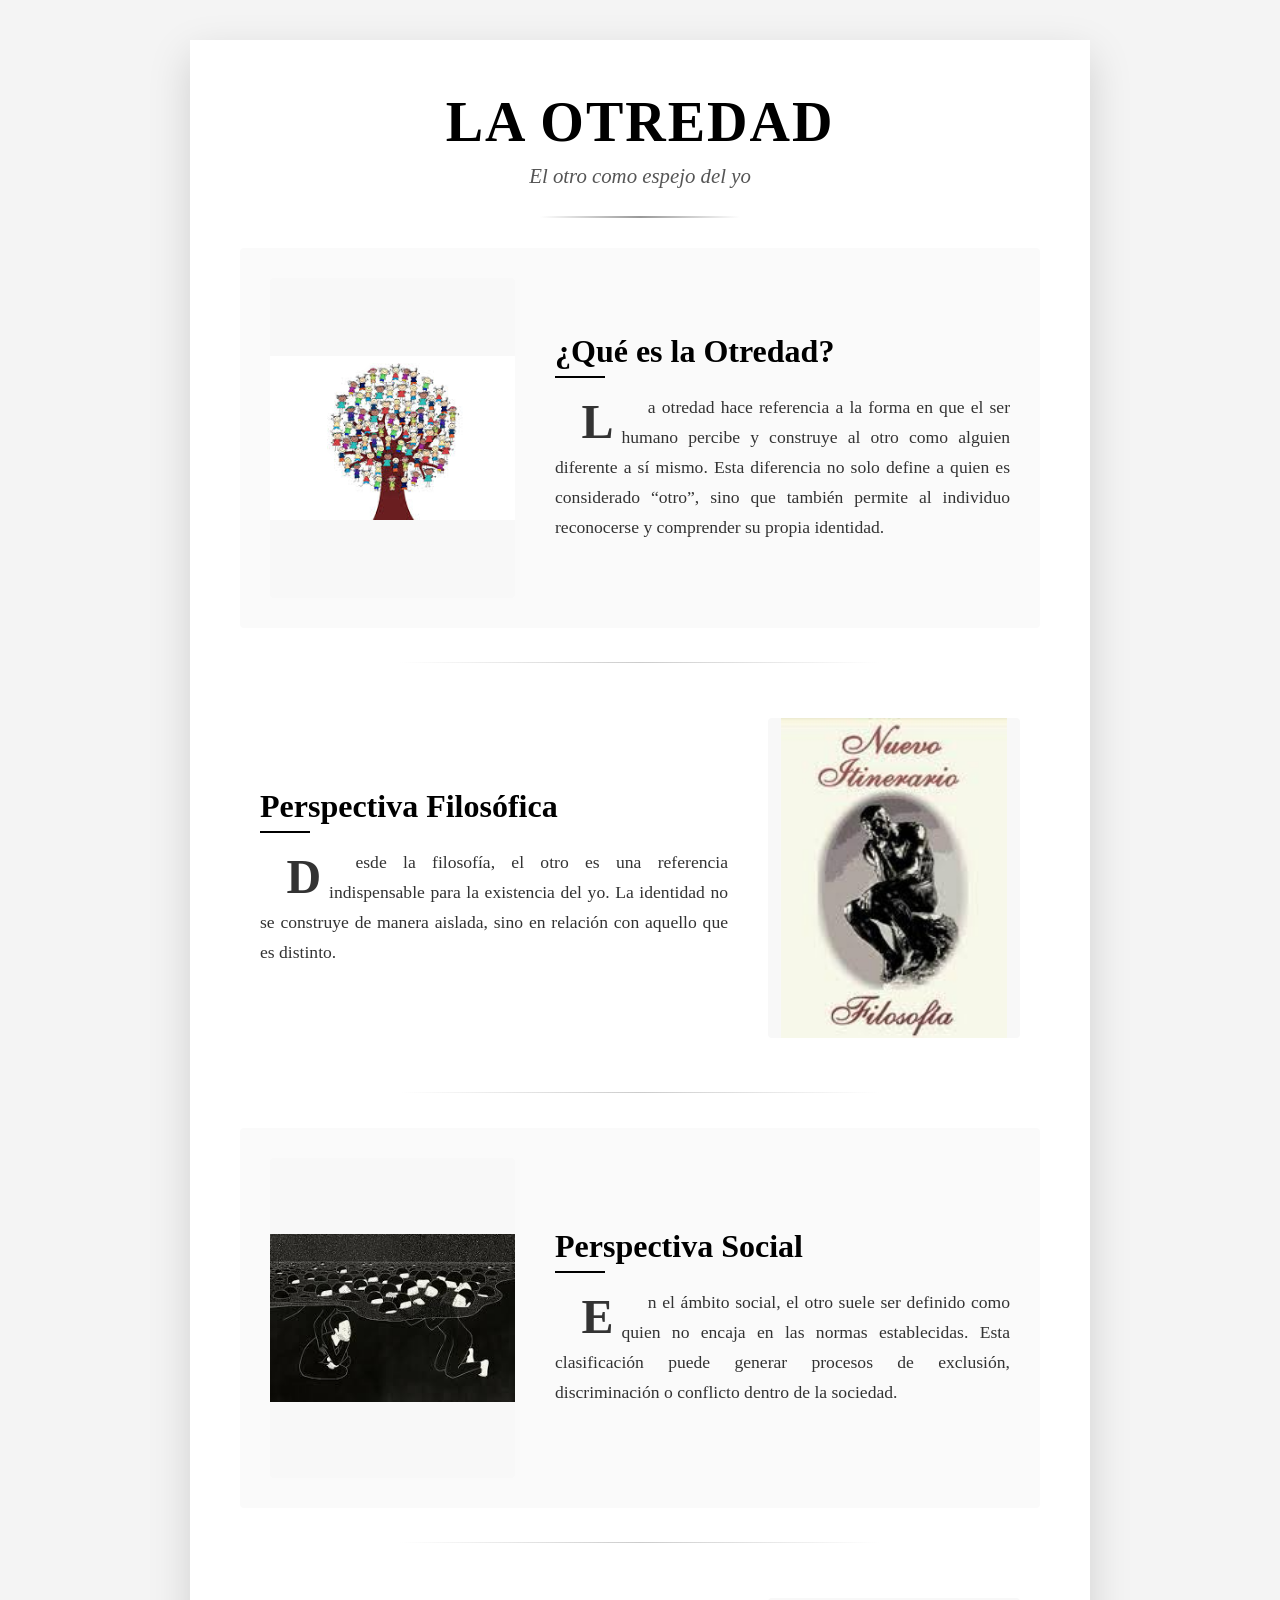
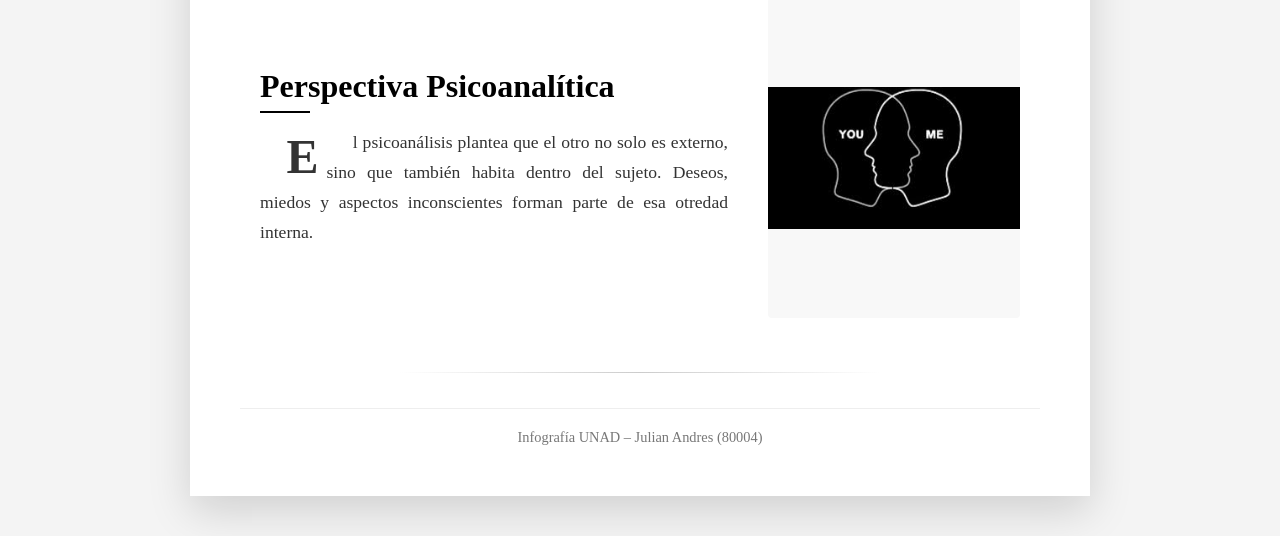
<file: index.html>
<!DOCTYPE html>
<html lang="es">
<head>
    <meta charset="UTF-8">
    <title>La Otredad</title>
    <link rel="stylesheet" href="styles.css">
</head>
<body oncontextmenu="return false">

<div class="poster">

    <header class="header">
        <h1>LA OTREDAD</h1>
        <p>El otro como espejo del yo</p>
    </header>

    <section class="block">
        <div class="image-placeholder">
            <img src="imagenes/001.jpg" alt="Otredad filosófica">
        </div>
        <div class="text">
            <h2>¿Qué es la Otredad?</h2>
            <p>
                La otredad hace referencia a la forma en que el ser humano percibe y
                construye al otro como alguien diferente a sí mismo. Esta diferencia
                no solo define a quien es considerado “otro”, sino que también permite
                al individuo reconocerse y comprender su propia identidad.
            </p>
        </div>
    </section>

    <section class="block reverse">
        <div class="image-placeholder">
            <img src="imagenes/002.jpg" alt="Otredad filosófica">
        </div>
        <div class="text">
            <h2>Perspectiva Filosófica</h2>
            <p>
                Desde la filosofía, el otro es una referencia indispensable para la
                existencia del yo. La identidad no se construye de manera aislada,
                sino en relación con aquello que es distinto.
            </p>
        </div>
    </section>

    <section class="block">
        <div class="image-placeholder">
            <img src="imagenes/003.jpg" alt="Otredad filosófica">
        </div>
        <div class="text">
            <h2>Perspectiva Social</h2>
            <p>
                En el ámbito social, el otro suele ser definido como quien no encaja
                en las normas establecidas. Esta clasificación puede generar procesos
                de exclusión, discriminación o conflicto dentro de la sociedad.
            </p>
        </div>
    </section>

    <section class="block reverse">
        <div class="image-placeholder">
            <img src="imagenes/004.jpg" alt="Otredad filosófica">
        </div>
        <div class="text">
            <h2>Perspectiva Psicoanalítica</h2>
            <p>
                El psicoanálisis plantea que el otro no solo es externo, sino que
                también habita dentro del sujeto. Deseos, miedos y aspectos
                inconscientes forman parte de esa otredad interna.
            </p>
        </div>
    </section>

    <footer class="footer">
        <p>Infografía UNAD – Julian Andres (80004)</p>
    </footer>

</div>

<script>
// Animación al hacer scroll
document.addEventListener('DOMContentLoaded', function() {
    const blocks = document.querySelectorAll('.block');
    
    const observer = new IntersectionObserver((entries) => {
        entries.forEach(entry => {
            if (entry.isIntersecting) {
                entry.target.classList.add('visible');
            }
        });
    }, {
        threshold: 0.1,
        rootMargin: '0px 0px -50px 0px'
    });
    
    blocks.forEach(block => {
        observer.observe(block);
    });
    
    // Añadir clase visible a los primeros elementos para que aparezcan inmediatamente
    setTimeout(() => {
        document.querySelector('.header').classList.add('visible');
        if (blocks.length > 0) blocks[0].classList.add('visible');
    }, 100);
});
</script>

</body>
</html>
</file>
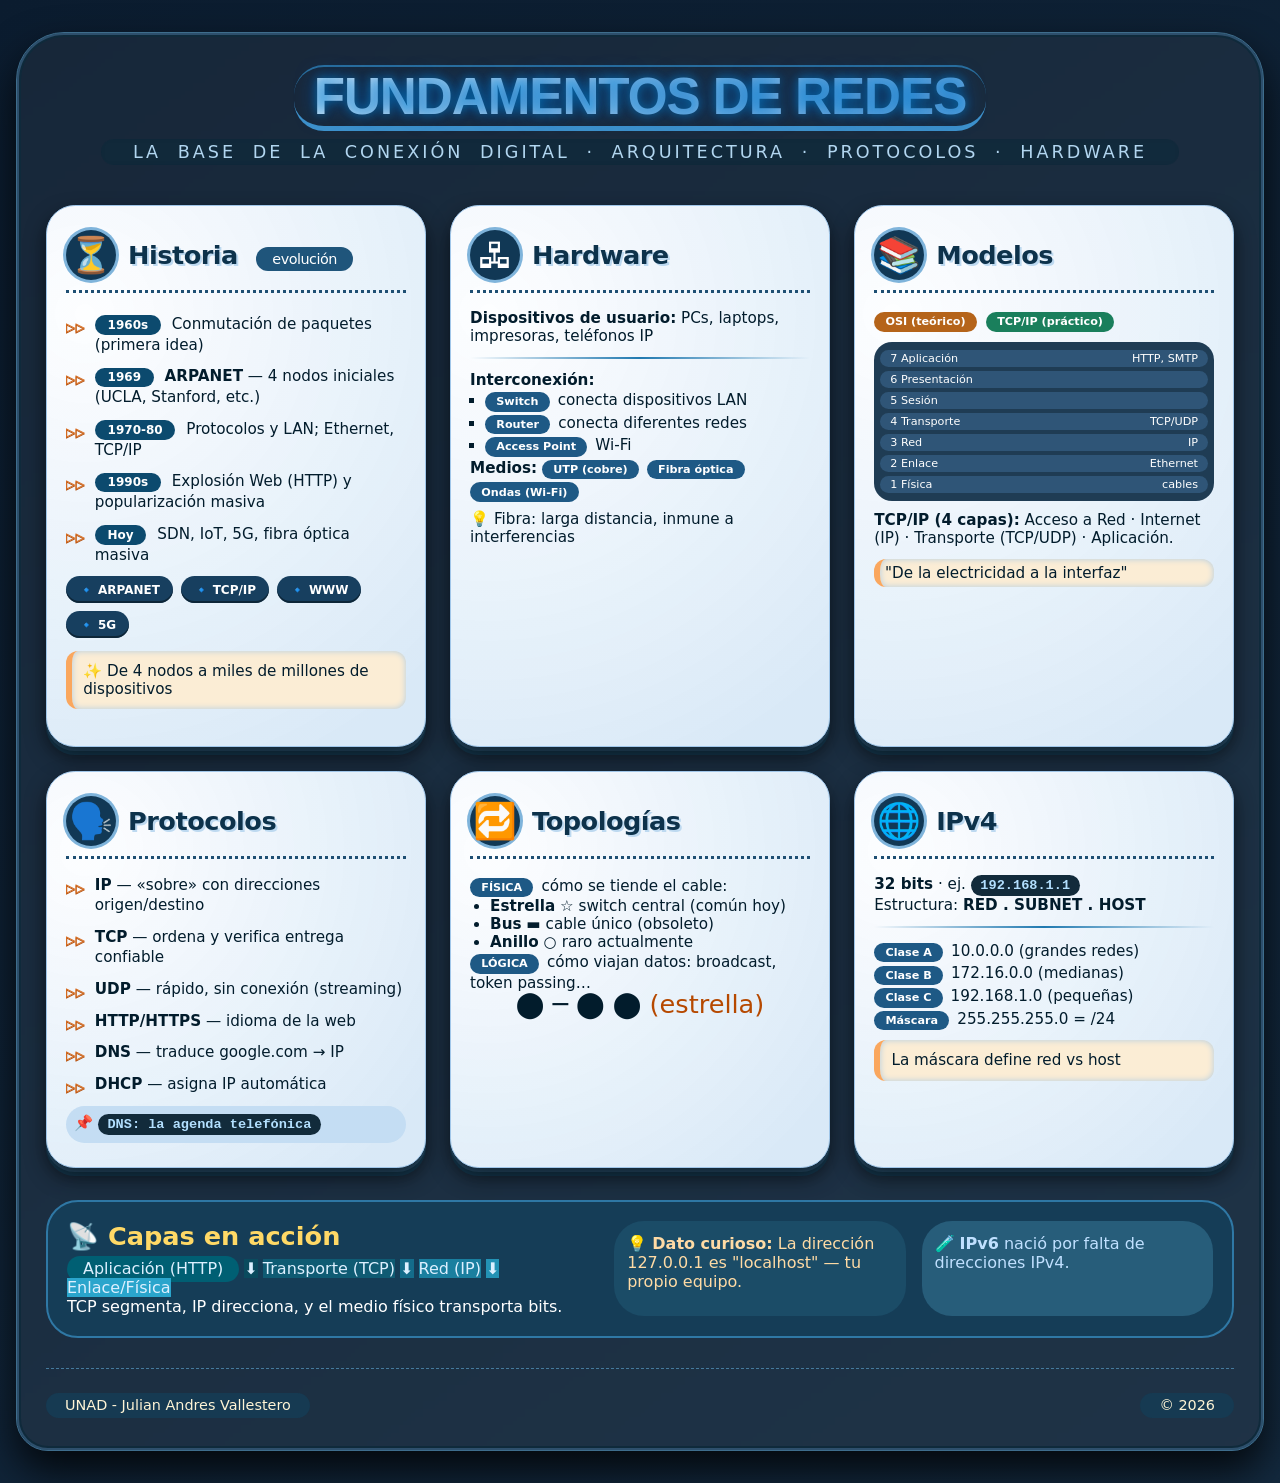
<file: infografia redes y comunicaciones.html>
<!DOCTYPE html>
<html lang="es">
<head>
    <meta charset="UTF-8">
    <meta name="viewport" content="width=device-width, initial-scale=1.0">
    <title>Infografía: Fundamentos de Redes</title>
    <style>
        * {
            margin: 0;
            padding: 0;
            box-sizing: border-box;
            font-family: 'Segoe UI', Roboto, system-ui, -apple-system, sans-serif;
        }

        body {
            background: linear-gradient(145deg, #0b1c2f 0%, #13293e 100%);
            min-height: 100vh;
            display: flex;
            flex-direction: column;
            align-items: center;
            padding: 2rem 1rem;
        }

        /* contenedor infografía: */
        .infografia {
            max-width: 1300px;
            width: 100%;
            background: rgba(255,255,255,0.05);
            backdrop-filter: blur(2px);
            border-radius: 3rem 3rem 2rem 2rem;
            padding: 2rem 1.8rem;
            box-shadow: 0 20px 40px rgba(0,0,0,0.8), 0 0 0 2px #2d4f6c inset, 0 0 0 4px #0f2a3b inset;
            border: 1px solid #3e6d8c;
        }

        /* título principal con estilo infográfico */
        .titulo-principal {
            text-align: center;
            margin-bottom: 2.5rem;
            position: relative;
        }
        .titulo-principal h1 {
            font-size: 3.2rem;
            font-weight: 800;
            letter-spacing: -0.02em;
            background: linear-gradient(135deg, #f0f9ff, #9fc5e8, #6fa8dc);
            -webkit-background-clip: text;
            background-clip: text;
            color: transparent;
            text-shadow: 0 0 10px #00a6ff70, 0 0 20px #004e9e;
            text-transform: uppercase;
            display: inline-block;
            padding: 0 20px;
            border-bottom: 5px solid #3e92cc;
            border-top: 2px solid #2a6f9e;
            border-radius: 30px;
            font-family: 'Trebuchet MS', 'Segoe UI', sans-serif;
        }
        .titulo-principal .subhead {
            color: #b2d6f0;
            font-size: 1.1rem;
            letter-spacing: 3px;
            word-spacing: 8px;
            margin-top: 8px;
            font-weight: 300;
            text-transform: uppercase;
            background: #0b2637b0;
            display: inline-block;
            padding: 0.2rem 2rem;
            border-radius: 40px;
            backdrop-filter: blur(4px);
        }

        /* grilla de secciones (formato infografía tipo bloque) */
        .grid-infografia {
            display: grid;
            grid-template-columns: repeat(3, 1fr);
            gap: 1.5rem;
        }

        /* tarjetas/secciones */
        .card {
            background: #eef5fc;
            background-image: radial-gradient(circle at 10% 20%, rgba(255, 255, 255, 0.9) 0%, #d9e9f7 90%);
            border-radius: 1.8rem;
            padding: 1.5rem 1.2rem;
            box-shadow: 0 10px 20px rgba(0, 0, 0, 0.6), 0 4px 0 0 #2c5777, 0 8px 0 0 #173e57;
            border: 1px solid #a0c6e9;
            transition: transform 0.1s ease;
            display: flex;
            flex-direction: column;
        }

        .card:hover {
            transform: translateY(-3px);
            box-shadow: 0 14px 25px rgba(0, 0, 0, 0.7), 0 4px 0 0 #2c5777, 0 8px 0 0 #173e57;
        }

        /* encabezado de sección */
        .card-header {
            display: flex;
            align-items: center;
            gap: 12px;
            margin-bottom: 1rem;
            border-bottom: 3px dotted #1e4f73;
            padding-bottom: 0.6rem;
        }
        .card-header .icono {
            font-size: 2.2rem;
            background: #113855;
            color: white;
            width: 50px;
            height: 50px;
            border-radius: 50%;
            display: flex;
            align-items: center;
            justify-content: center;
            box-shadow: 0 0 0 3px #7fb4db;
        }
        .card-header h2 {
            font-size: 1.6rem;
            font-weight: 700;
            color: #0d324b;
            text-shadow: 2px 2px 0 #bdd9f0;
            letter-spacing: -0.5px;
            line-height: 1.2;
        }
        .card-header h2 span {
            font-size: 0.9rem;
            background: #1f557b;
            color: white;
            padding: 0.2rem 1rem;
            border-radius: 30px;
            margin-left: 10px;
            font-weight: 400;
            text-shadow: none;
            display: inline-block;
        }

        /* contenido */
        .card-content {
            flex: 1;
            font-size: 0.95rem;
            color: #021c2c;
        }

        /* listas con viñetas custom */
        ul.lista-infografia {
            list-style: none;
            margin-top: 5px;
        }
        ul.lista-infografia li {
            margin-bottom: 0.7rem;
            padding-left: 1.8rem;
            position: relative;
            font-weight: 500;
            line-height: 1.35;
        }
        ul.lista-infografia li::before {
            content: "▹▹";
            position: absolute;
            left: 0;
            color: #d66b1f;
            font-size: 1.2rem;
            font-weight: bold;
            text-shadow: 0 1px 0 #b24e0a;
        }

        /* bullet para listas dentro de texto */
        .mini-bullet {
            display: inline-block;
            background: #0c4a6e;
            color: white;
            border-radius: 20px;
            padding: 0.1rem 0.8rem;
            font-size: 0.75rem;
            font-weight: 600;
            margin-right: 6px;
        }

        .badge {
            background: #1e5985;
            color: white;
            font-weight: 600;
            padding: 0.2rem 0.7rem;
            border-radius: 30px;
            font-size: 0.7rem;
            display: inline-block;
            margin: 0.2rem 0.2rem 0 0;
        }

        .destaque {
            background: #fbedd5;
            border-left: 6px solid #faa75e;
            padding: 0.7rem;
            border-radius: 12px;
            margin: 0.8rem 0;
            font-weight: 500;
            box-shadow: inset 0 0 6px #afcbe3;
        }

        hr.sep {
            border: 0;
            height: 2px;
            background: linear-gradient(90deg, transparent, #2079b0, transparent);
            margin: 12px 0;
        }

        /* código / direcciones IP ficticias */
        .code-like {
            font-family: 'Courier New', monospace;
            background: #122b3b;
            color: #b3e0ff;
            padding: 0.2rem 0.6rem;
            border-radius: 12px;
            font-weight: 600;
            font-size: 0.85rem;
            display: inline-block;
        }

        /* sexta sección puede ocupar 2 columnas */
        .span-2 {
            grid-column: span 2;
        }
        .span-full {
            grid-column: 1 / -1;
        }

        /* ajustes responsivos */
        @media (max-width: 900px) {
            .grid-infografia {
                grid-template-columns: repeat(2, 1fr);
            }
        }
        @media (max-width: 600px) {
            .grid-infografia {
                grid-template-columns: 1fr;
            }
            .titulo-principal h1 { font-size: 2.2rem; }
        }

        /* línea de tiempo mini para historia */
        .timeline {
            display: flex;
            flex-wrap: wrap;
            gap: 8px;
            margin-top: 10px;
        }
        .timeline-item {
            background: #173f5f;
            color: white;
            padding: 0.4rem 0.8rem;
            border-radius: 40px;
            font-size: 0.75rem;
            font-weight: 600;
            box-shadow: inset 0 -2px 0 #0d2638;
        }

        /* capas osi ejemplo gráfico simplificado */
        .capas-mini {
            display: flex;
            flex-direction: column;
            background: #1f3c54;
            border-radius: 18px;
            padding: 6px;
            margin: 10px 0;
        }
        .capa-row {
            display: flex;
            background: #2f5577;
            margin: 2px 0;
            border-radius: 30px;
            color: white;
            padding: 2px 10px;
            justify-content: space-between;
            font-size: 0.7rem;
            font-weight: 500;
        }

        /* pequeño script para actualizar */
        .footer-note {
            margin-top: 30px;
            color: #b6d4f0;
            text-align: center;
            font-size: 0.9rem;
            border-top: 1px dashed #457a9d;
            padding-top: 1.5rem;
            display: flex;
            justify-content: space-between;
            flex-wrap: wrap;
        }
        .glow {
            color: #fff5d6;
            background: #163a52;
            padding: 0.3rem 1.2rem;
            border-radius: 30px;
        }
    </style>
</head>
<body>
    <div class="infografia">
        <div class="titulo-principal">
            <h1>Fundamentos de Redes</h1>
            <div class="subhead">la base de la conexión digital · arquitectura · protocolos · hardware</div>
        </div>

        <!-- GRID INFOGRAFÍA: 6 secciones + 1 extra integrada -->
        <div class="grid-infografia" id="infografiaGrid">
            <!-- Sección 1: Historia -->
            <div class="card">
                <div class="card-header">
                    <div class="icono">⏳</div>
                    <h2>Historia <span>evolución</span></h2>
                </div>
                <div class="card-content">
                    <ul class="lista-infografia">
                        <li><span class="mini-bullet">1960s</span> Conmutación de paquetes (primera idea)</li>
                        <li><span class="mini-bullet">1969</span> <strong>ARPANET</strong> — 4 nodos iniciales (UCLA, Stanford, etc.)</li>
                        <li><span class="mini-bullet">1970-80</span> Protocolos y LAN; Ethernet, TCP/IP</li>
                        <li><span class="mini-bullet">1990s</span> Explosión Web (HTTP) y popularización masiva</li>
                        <li><span class="mini-bullet">Hoy</span> SDN, IoT, 5G, fibra óptica masiva</li>
                    </ul>
                    <div class="timeline">
                        <span class="timeline-item">🔹 ARPANET</span>
                        <span class="timeline-item">🔹 TCP/IP</span>
                        <span class="timeline-item">🔹 WWW</span>
                        <span class="timeline-item">🔹 5G</span>
                    </div>
                    <div class="destaque">✨ De 4 nodos a miles de millones de dispositivos</div>
                </div>
            </div>

            <!-- Sección 2: Componentes (Hardware) -->
            <div class="card">
                <div class="card-header">
                    <div class="icono">🖧</div>
                    <h2>Hardware</h2>
                </div>
                <div class="card-content">
                    <strong>Dispositivos de usuario:</strong> PCs, laptops, impresoras, teléfonos IP<br>
                    <hr class="sep">
                    <strong>Interconexión:</strong>
                    <ul style="margin-left: 15px; list-style-type: square;">
                        <li><span class="badge">Switch</span> conecta dispositivos LAN</li>
                        <li><span class="badge">Router</span> conecta diferentes redes</li>
                        <li><span class="badge">Access Point</span> Wi-Fi</li>
                    </ul>
                    <strong>Medios:</strong> 
                    <span class="badge">UTP (cobre)</span> <span class="badge">Fibra óptica</span> <span class="badge">Ondas (Wi-Fi)</span>
                    <div style="margin-top: 8px;">💡 Fibra: larga distancia, inmune a interferencias</div>
                </div>
            </div>

            <!-- Sección 3: Modelos de referencia (OSI y TCP/IP) -->
            <div class="card">
                <div class="card-header">
                    <div class="icono">📚</div>
                    <h2>Modelos</h2>
                </div>
                <div class="card-content">
                    <div style="display: flex; gap: 6px; flex-wrap: wrap; margin-bottom: 8px;">
                        <span class="badge" style="background: #b5641a;">OSI (teórico)</span>
                        <span class="badge" style="background: #1a7f5c;">TCP/IP (práctico)</span>
                    </div>
                    <div class="capas-mini">
                        <div class="capa-row"><span>7 Aplicación</span><span>HTTP, SMTP</span></div>
                        <div class="capa-row"><span>6 Presentación</span><span> </span></div>
                        <div class="capa-row"><span>5 Sesión</span><span> </span></div>
                        <div class="capa-row"><span>4 Transporte</span><span>TCP/UDP</span></div>
                        <div class="capa-row"><span>3 Red</span><span>IP</span></div>
                        <div class="capa-row"><span>2 Enlace</span><span>Ethernet</span></div>
                        <div class="capa-row"><span>1 Física</span><span>cables</span></div>
                    </div>
                    <p><strong>TCP/IP (4 capas):</strong> Acceso a Red · Internet (IP) · Transporte (TCP/UDP) · Aplicación.</p>
                    <p class="destaque" style="padding: 0.3rem;">"De la electricidad a la interfaz"</p>
                </div>
            </div>

            <!-- Sección 4: Protocolos clave -->
            <div class="card">
                <div class="card-header">
                    <div class="icono">🗣️</div>
                    <h2>Protocolos</h2>
                </div>
                <div class="card-content">
                    <ul class="lista-infografia" style="margin-top: 0;">
                        <li><strong>IP</strong> — «sobre» con direcciones origen/destino</li>
                        <li><strong>TCP</strong> — ordena y verifica entrega confiable</li>
                        <li><strong>UDP</strong> — rápido, sin conexión (streaming)</li>
                        <li><strong>HTTP/HTTPS</strong> — idioma de la web</li>
                        <li><strong>DNS</strong> — traduce google.com → IP</li>
                        <li><strong>DHCP</strong> — asigna IP automática</li>
                    </ul>
                    <div style="background: #c4ddf3; border-radius: 20px; padding: 0.5rem; margin-top: 8px;">
                        📌 <span class="code-like">DNS: la agenda telefónica</span>
                    </div>
                </div>
            </div>

            <!-- Sección 5: Topologías -->
            <div class="card">
                <div class="card-header">
                    <div class="icono">🔁</div>
                    <h2>Topologías</h2>
                </div>
                <div class="card-content">
                    <p><span class="badge">FÍSICA</span> cómo se tiende el cable:</p>
                    <ul style="margin-left: 20px;">
                        <li><strong>Estrella</strong> ☆ switch central (común hoy)</li>
                        <li><strong>Bus</strong> ▬ cable único (obsoleto)</li>
                        <li><strong>Anillo</strong> ○ raro actualmente</li>
                    </ul>
                    <p><span class="badge">LÓGICA</span> cómo viajan datos: broadcast, token passing…</p>
                    <div style="font-size:1.6rem; text-align:center; line-height:1;">⬤  ─  ⬤   ⬤<span style="color:#b64900;">  (estrella)</span></div>
                </div>
            </div>

            <!-- Sección 6: IPv4 (ocupa 1 columna pero contenido denso) -->
            <div class="card">
                <div class="card-header">
                    <div class="icono">🌐</div>
                    <h2>IPv4</h2>
                </div>
                <div class="card-content">
                    <p><strong>32 bits</strong> · ej. <span class="code-like">192.168.1.1</span></p>
                    <p>Estructura: <strong>RED . SUBNET . HOST</strong></p>
                    <hr class="sep">
                    <div><span class="badge">Clase A</span> 10.0.0.0  (grandes redes)</div>
                    <div><span class="badge">Clase B</span> 172.16.0.0 (medianas)</div>
                    <div><span class="badge">Clase C</span> 192.168.1.0 (pequeñas)</div>
                    <div><span class="badge">Máscara</span> 255.255.255.0 = /24</div>
                    <div class="destaque" style="margin-top: 10px;">La máscara define red vs host</div>
                </div>
            </div>
        </div> <!-- fin grid -->

        <!-- Sección extra de datos / comparación rápida OSI vs TCP/IP a modo de complemento (como infografía inferior) -->
        <div style="display: flex; flex-wrap: wrap; gap: 1rem; margin-top: 2rem; background: #153d57; border-radius: 2rem; padding: 1.2rem; border: 2px solid #2f78a5;">
            <div style="flex:2; min-width: 230px;">
                <h3 style="color:#ffd966; font-size: 1.6rem; margin-bottom: 8px;">📡 Capas en acción</h3>
                <p style="color: #ddf0ff;"><span style="background: #005f73; padding:0.2rem 1rem; border-radius:20px;">Aplicación (HTTP)</span> <span style="background: #0a4b5e;">⬇</span> <span style="background: #0f5b73;">Transporte (TCP)</span> <span style="background: #146c8a;">⬇</span> <span style="background: #1a7f9f;">Red (IP)</span> <span style="background: #2392b5;">⬇</span> <span style="background: #2aa5cc;">Enlace/Física</span></p>
                <p style="color: white;">TCP segmenta, IP direcciona, y el medio físico transporta bits.</p>
            </div>
            <div style="flex:1; background: #1b4c67; border-radius: 30px; padding: 0.8rem; color: #ffdba5;">
                💡 <strong>Dato curioso:</strong> La dirección 127.0.0.1 es "localhost" — tu propio equipo.
            </div>
            <div style="flex:1; background: #275d7a; border-radius: 30px; padding: 0.8rem; color: #c0e0ff;">
                🧪 <strong>IPv6</strong> nació por falta de direcciones IPv4.
            </div>
        </div>

        <!-- Pie con año dinámico vía JS -->
        <div class="footer-note">
            <span class="glow">UNAD - Julian Andres Vallestero</span>
            <span class="glow" id="añoDinamico">2025</span>
        </div>
    </div>

    <!-- pequeño script para año y algún efecto interactivo menor -->
    <script>
        (function() {
            // actualizar año automático
            const añoSpan = document.getElementById('añoDinamico');
            if (añoSpan) {
                const año = new Date().getFullYear();
                añoSpan.textContent = `© ${año}`;
            }

            // añadir tooltips o highlights (solo para demostrar JS)
            const cards = document.querySelectorAll('.card');
            cards.forEach((card, index) => {
                card.addEventListener('mouseenter', function(e) {
                    // efecto sutil: brillo en el header
                    const header = this.querySelector('.card-header');
                    if (header) {
                        header.style.transition = '0.2s';
                        header.style.textShadow = '0 0 8px #9ac7ff';
                    }
                });
                card.addEventListener('mouseleave', function(e) {
                    const header = this.querySelector('.card-header');
                    if (header) {
                        header.style.textShadow = 'none';
                    }
                });
            });

            // mensaje en consola solo para demostrar que javascript está presente
            console.log('Infografía interactiva de redes cargada. Todos los protocolos listos.');
        })();
    </script>

    <!-- estilo adicional para algún detalle de íconos -->
</body>
</html>
</file>
<file: styles.css>
* {
    margin: 0;
    padding: 0;
    box-sizing: border-box;
    user-select: none;
    font-family: 'Georgia', 'Times New Roman', serif;
}

body {
    background: #f4f4f4;
    display: flex;
    justify-content: center;
    padding: 40px 0;
    min-height: 100vh;
}

.poster {
    background: white;
    width: 100%;
    max-width: 900px;
    padding: 50px;
    box-shadow: 0 15px 40px rgba(0,0,0,0.15);
}

.header {
    text-align: center;
    margin-bottom: 60px;
    position: relative;
}

.header::after {
    content: "";
    position: absolute;
    bottom: -30px;
    left: 50%;
    transform: translateX(-50%);
    width: 200px;
    height: 2px;
    background: linear-gradient(to right, transparent, #999, transparent);
}

.header h1 {
    font-size: 3.5rem;
    letter-spacing: 2px;
    margin-bottom: 10px;
    font-weight: 700;
}

.header p {
    font-size: 1.3rem;
    margin-top: 10px;
    color: #555;
    font-style: italic;
}

.block {
    display: flex;
    gap: 40px;
    margin-bottom: 70px;
    align-items: center;
    position: relative;
    opacity: 0;
    transform: translateY(20px);
    transition: all 0.6s ease;
    border-radius: 4px;
    padding: 20px;
}

.block.visible {
    opacity: 1;
    transform: translateY(0);
}

.block::after {
    content: "";
    position: absolute;
    bottom: -35px;
    left: 50%;
    transform: translateX(-50%);
    width: 60%;
    height: 1px;
    background: linear-gradient(to right, transparent, #ccc, transparent);
}

.block:last-child::after {
    display: none;
}

.block.reverse {
    flex-direction: row-reverse;
}

.block:nth-child(even) {
    background: #fafafa;
    padding: 30px;
}

.image-placeholder {
    width: 35%;
    height: 320px;
    display: flex;
    justify-content: center;
    align-items: center;
    overflow: hidden;
    border-radius: 4px;
    /* Quitamos los efectos hover y sombras para mantener el estilo original */
}

.image-placeholder img {
    width: 100%;
    height: 100%;
    object-fit: contain; /* Cambiado de 'cover' a 'contain' para mantener proporciones */
    background-color: #f8f8f8; /* Fondo sutil para cuando las imágenes no llenen todo el espacio */
}

.text {
    width: 65%;
}

.text h2 {
    font-size: 2rem;
    margin-bottom: 15px;
    position: relative;
    padding-bottom: 8px;
}

.text h2::after {
    content: "";
    display: block;
    width: 50px;
    height: 2px;
    background: #000;
    margin-top: 6px;
    position: absolute;
    bottom: 0;
    left: 0;
}

.text p {
    font-size: 1.1rem;
    line-height: 1.7;
    color: #333;
    text-align: justify;
    hyphens: auto;
    text-indent: 1.5em;
}

.text p::first-letter {
    font-size: 3rem;
    font-weight: bold;
    float: left;
    line-height: 1;
    margin-right: 8px;
    color: #333;
    margin-top: 0.1em;
}

.footer {
    text-align: center;
    margin-top: 50px;
    font-size: 0.9rem;
    color: #777;
    padding-top: 20px;
    border-top: 1px solid #eee;
}

/* Responsive */
@media (max-width: 768px) {
    .poster {
        padding: 30px 20px;
    }
    
    .header h1 {
        font-size: 2.5rem;
    }
    
    .header p {
        font-size: 1.1rem;
    }
    
    .block,
    .block.reverse {
        flex-direction: column;
        padding: 15px;
    }
    
    .block:nth-child(even) {
        padding: 20px;
    }
    
    .image-placeholder,
    .text {
        width: 100%;
    }
    
    .image-placeholder {
        height: 250px;
        margin-bottom: 20px;
    }
    
    .text p::first-letter {
        font-size: 2.5rem;
    }
}

/* Para pantallas muy pequeñas */
@media (max-width: 480px) {
    .poster {
        padding: 20px 15px;
    }
    
    .header h1 {
        font-size: 2rem;
    }
    
    .text h2 {
        font-size: 1.7rem;
    }
    
    .text p {
        font-size: 1rem;
    }
    
    .text p::first-letter {
        font-size: 2rem;
    }
}
</file>
